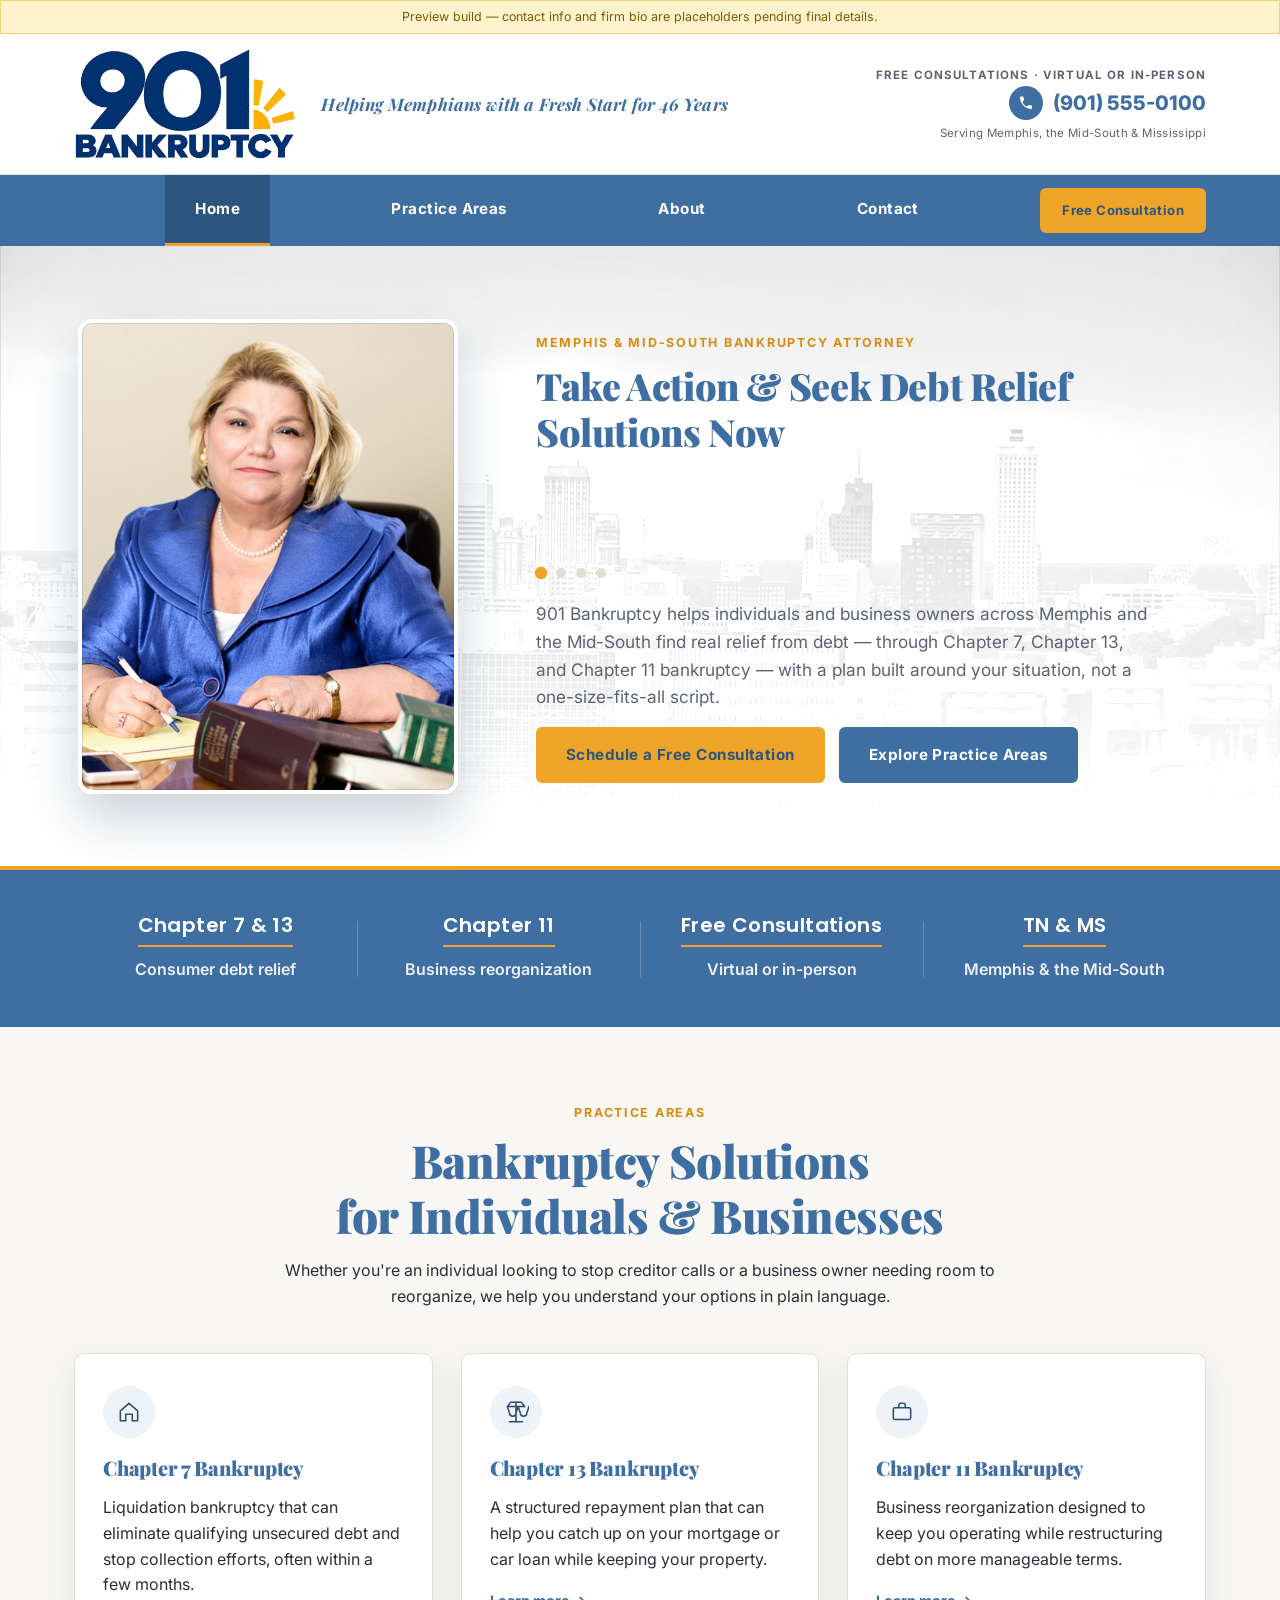
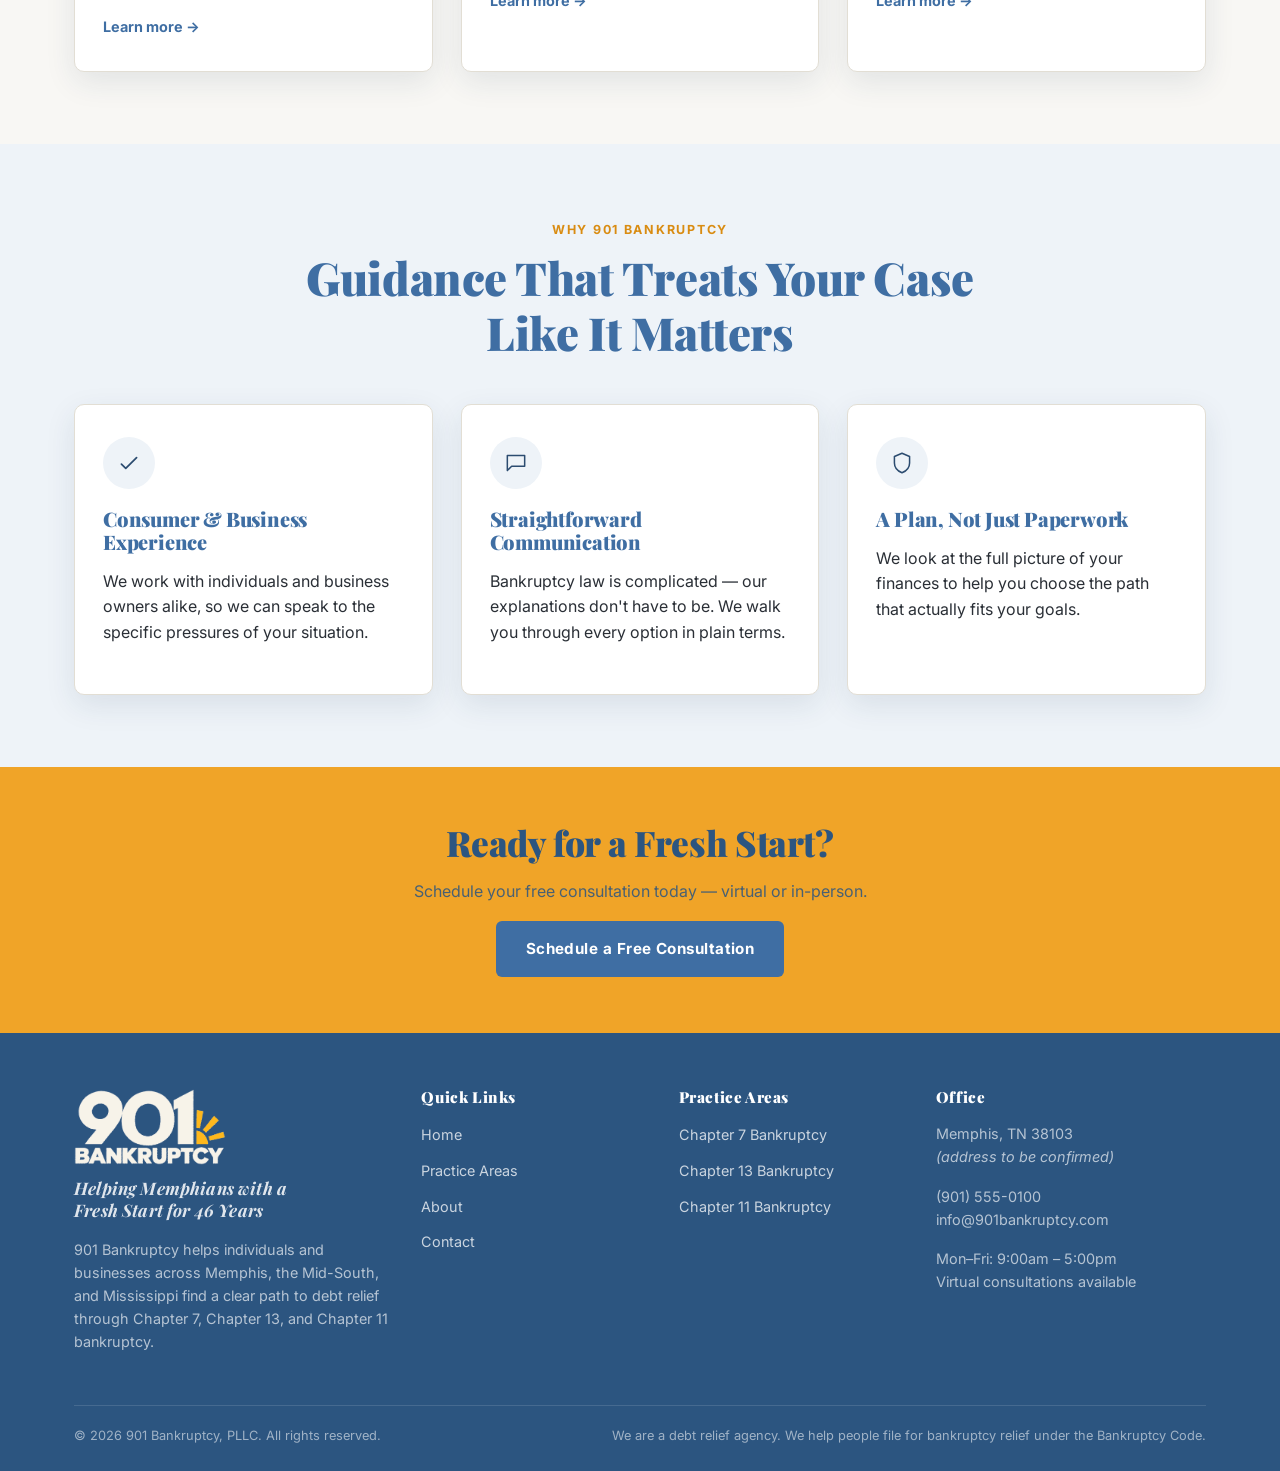
<file: index.html>
<!DOCTYPE html>
<html lang="en">
<head>
<meta charset="UTF-8">
<meta name="viewport" content="width=device-width, initial-scale=1.0">
<title>901 Bankruptcy | Memphis Bankruptcy Attorney</title>
<meta name="description" content="901 Bankruptcy helps individuals and businesses across Memphis and the Mid-South with Chapter 7, Chapter 13, and Chapter 11 bankruptcy.">
<link rel="canonical" href="https://901bankruptcy.netlify.app">
<meta property="og:type" content="website">
<meta property="og:site_name" content="901 Bankruptcy">
<meta property="og:url" content="https://901bankruptcy.netlify.app">
<meta property="og:title" content="901 Bankruptcy | Memphis Bankruptcy Attorney">
<meta property="og:description" content="901 Bankruptcy helps individuals and businesses across Memphis and the Mid-South with Chapter 7, Chapter 13, and Chapter 11 bankruptcy.">
<meta property="og:image" content="https://901bankruptcy.netlify.app/assets/901socialpreview.png">
<meta property="og:image:width" content="1200">
<meta property="og:image:height" content="630">
<meta name="twitter:card" content="summary_large_image">
<meta name="twitter:title" content="901 Bankruptcy | Memphis Bankruptcy Attorney">
<meta name="twitter:description" content="901 Bankruptcy helps individuals and businesses across Memphis and the Mid-South with Chapter 7, Chapter 13, and Chapter 11 bankruptcy.">
<meta name="twitter:image" content="https://901bankruptcy.netlify.app/assets/901socialpreview.png">
<link rel="preconnect" href="https://fonts.googleapis.com">
<link href="https://fonts.googleapis.com/css2?family=Inter:wght@400;500;600;700&family=Poppins:wght@700;800;900&family=Playfair+Display:wght@700;800;900&display=swap" rel="stylesheet">
<link rel="stylesheet" href="css/style.css">
</head>
<body>
  <div class="placeholder-note">Preview build &mdash; contact info and firm bio are placeholders pending final details.</div>
  <div class="site-top">
  <header class="site-header">
    <div class="container">
      <a href="index.html" class="site-logo">
        <img src="assets/logo-navy.png" alt="901 Bankruptcy" class="logo-mark">
        <span class="tagline">Helping Memphians with a Fresh Start for 46 Years</span>
      </a>
      <div class="header-cta">
        <div class="top-note">Free Consultations &middot; Virtual or In-Person</div>
        <div class="phone-row">
          <span class="phone-icon"><svg width="16" height="16" viewBox="0 0 24 24" fill="none" xmlns="http://www.w3.org/2000/svg">
        <path d="M6.6 10.8c1.4 2.8 3.8 5.1 6.6 6.6l2.2-2.2c.3-.3.7-.4 1-.2 1.1.4 2.3.6 3.6.6.6 0 1 .4 1 1V20c0 .6-.4 1-1 1C10.9 21 3 13.1 3 3.4c0-.6.4-1 1-1h3.4c.6 0 1 .4 1 1 0 1.3.2 2.5.6 3.6.1.4 0 .8-.2 1L6.6 10.8z" fill="white"/>
      </svg></span>
          <a href="tel:19015550100" class="consult-line">(901) 555-0100</a>
        </div>
        <div class="serve-note">Serving Memphis, the Mid-South &amp; Mississippi</div>
      </div>
    </div>
  </header>
  <nav class="main-nav">
    <div class="container">
      <button class="nav-toggle" aria-label="Toggle navigation" onclick="document.querySelector('.nav-links').classList.toggle('open')">&#9776;</button>
      <ul class="nav-links">
          <li><a href="index.html" class="active">Home</a></li>
          <li><a href="practice-areas.html">Practice Areas</a></li>
          <li><a href="about.html">About</a></li>
          <li><a href="contact.html">Contact</a></li>
      </ul>
      <a href="contact.html" class="btn btn-primary" style="padding:10px 20px;font-size:0.82rem;margin:10px 0;">Free Consultation</a>
    </div>
  </nav>
  </div>

<section class="hero">
    <div class="hero-skyline" role="presentation"></div>
    <div class="hero-grid">
      <div class="hero-photo-col">
        <div class="hero-photo-frame">
          <img src="assets/toni-parker-hero.jpg" alt="Attorney at 901 Bankruptcy, seated at her desk" loading="lazy">
        </div>
      </div>
      <div class="hero-copy-col">
        <div class="hero-copy">
          <span class="eyebrow">Memphis &amp; Mid-South Bankruptcy Attorney</span>
          <div class="headline-carousel" id="heroCarousel">
            <h1 class="slide active" data-index="0">Take Action &amp; Seek Debt Relief Solutions Now</h1>
        <h1 class="slide" data-index="1">Are You Scared Of Losing Your Property Due To Overwhelming Debt?</h1>
        <h1 class="slide" data-index="2">Behind On Bills? A Fresh Start May Be Closer Than You Think</h1>
        <h1 class="slide" data-index="3">From Personal Debt To Business Reorganization &mdash; We Handle It All</h1>
          </div>
          <div class="carousel-dots" id="heroDots">
            <button class="dot active" data-index="0" aria-label="Show headline 1"></button>
          <button class="dot" data-index="1" aria-label="Show headline 2"></button>
          <button class="dot" data-index="2" aria-label="Show headline 3"></button>
          <button class="dot" data-index="3" aria-label="Show headline 4"></button>
          </div>
          <p class="lead">901 Bankruptcy helps individuals and business owners across Memphis and the Mid-South find real relief from debt &mdash; through Chapter 7, Chapter 13, and Chapter 11 bankruptcy &mdash; with a plan built around your situation, not a one-size-fits-all script.</p>
          <div class="hero-actions">
            <a href="contact.html" class="btn btn-primary">Schedule a Free Consultation</a>
            <a href="practice-areas.html" class="btn btn-navy">Explore Practice Areas</a>
          </div>
        </div>
      </div>
    </div>
  </section>

  <script>
  (function () {
    var slides = document.querySelectorAll('#heroCarousel .slide');
    var dots = document.querySelectorAll('#heroDots .dot');
    var current = 0;
    var total = slides.length;
    var timer;

    function render() {
      slides.forEach(function (el, i) {
        var diff = (i - current + total) % total;
        el.classList.remove('active', 'prev');
        if (diff === 0) {
          el.classList.add('active');
        } else if (diff === total - 1) {
          el.classList.add('prev');
        }
        // any other slide keeps the default CSS resting state (waiting below)
      });
      dots.forEach(function (d, i) { d.classList.toggle('active', i === current); });
    }

    function goTo(i) {
      current = ((i % total) + total) % total;
      render();
    }

    function next() { goTo(current + 1); }

    function startTimer() {
      timer = setInterval(next, 5000);
    }

    dots.forEach(function (d) {
      d.addEventListener('click', function () {
        clearInterval(timer);
        goTo(parseInt(d.getAttribute('data-index'), 10));
        startTimer();
      });
    });

    render();
    startTimer();
  })();
  </script>

  <section class="highlight-strip">
    <div class="container">
      <div class="highlight-grid">
        <div class="highlight-item">
          <div class="highlight-label">Chapter 7 &amp; 13</div>
          <div class="highlight-sub">Consumer debt relief</div>
        </div>
        <div class="highlight-item">
          <div class="highlight-label">Chapter 11</div>
          <div class="highlight-sub">Business reorganization</div>
        </div>
        <div class="highlight-item">
          <div class="highlight-label">Free Consultations</div>
          <div class="highlight-sub">Virtual or in-person</div>
        </div>
        <div class="highlight-item">
          <div class="highlight-label">TN &amp; MS</div>
          <div class="highlight-sub">Memphis &amp; the Mid-South</div>
        </div>
      </div>
    </div>
  </section>

  <section class="section">
    <div class="container">
      <div class="section-head">
        <span class="eyebrow">Practice Areas</span>
        <h2>Bankruptcy Solutions<br>for Individuals &amp; Businesses</h2>
        <p>Whether you're an individual looking to stop creditor calls or a business owner needing room to reorganize, we help you understand your options in plain language.</p>
      </div>
      <div class="grid grid-3">
        <div class="card">
          <div class="icon-badge"><svg viewBox="0 0 24 24" fill="none" xmlns="http://www.w3.org/2000/svg"><path d="M12 4l3.5 3M12 4L4 11v9h5v-6h6v6h5v-9l-4-3.5" stroke="#2c4c70" stroke-width="1.4" stroke-linecap="round" stroke-linejoin="round"/></svg></div>
          <h3>Chapter 7 Bankruptcy</h3>
          <p>Liquidation bankruptcy that can eliminate qualifying unsecured debt and stop collection efforts, often within a few months.</p>
          <a href="practice-areas.html#chapter-7" class="card-link">Learn more &rarr;</a>
        </div>
        <div class="card">
          <div class="icon-badge"><svg viewBox="0 0 24 24" fill="none" xmlns="http://www.w3.org/2000/svg"><path d="M6 21h12M12 3v18M4 7h16M4 7l3-4h10l3 4M4 7l2 6a3 3 0 006 0l2-6M14 7l2 6a3 3 0 006 0l2-6" stroke="#2c4c70" stroke-width="1.4" stroke-linecap="round" stroke-linejoin="round"/></svg></div>
          <h3>Chapter 13 Bankruptcy</h3>
          <p>A structured repayment plan that can help you catch up on your mortgage or car loan while keeping your property.</p>
          <a href="practice-areas.html#chapter-13" class="card-link">Learn more &rarr;</a>
        </div>
        <div class="card">
          <div class="icon-badge"><svg viewBox="0 0 24 24" fill="none" xmlns="http://www.w3.org/2000/svg"><rect x="4" y="8" width="16" height="11" rx="1.5" stroke="#2c4c70" stroke-width="1.4"/><path d="M9 8V6a2 2 0 012-2h2a2 2 0 012 2v2" stroke="#2c4c70" stroke-width="1.4"/></svg></div>
          <h3>Chapter 11 Bankruptcy</h3>
          <p>Business reorganization designed to keep you operating while restructuring debt on more manageable terms.</p>
          <a href="practice-areas.html#chapter-11" class="card-link">Learn more &rarr;</a>
        </div>
      </div>
    </div>
  </section>

  <section class="section section-tint">
    <div class="container">
      <div class="section-head">
        <span class="eyebrow">Why 901 Bankruptcy</span>
        <h2>Guidance That Treats Your Case Like It Matters</h2>
      </div>
      <div class="grid grid-3">
        <div class="card">
          <div class="icon-badge"><svg viewBox="0 0 24 24" fill="none" xmlns="http://www.w3.org/2000/svg"><path d="M5 13l4 4L19 7" stroke="#2c4c70" stroke-width="1.6" stroke-linecap="round" stroke-linejoin="round"/></svg></div>
          <h3>Consumer &amp; Business Experience</h3>
          <p>We work with individuals and business owners alike, so we can speak to the specific pressures of your situation.</p>
        </div>
        <div class="card">
          <div class="icon-badge"><svg viewBox="0 0 24 24" fill="none" xmlns="http://www.w3.org/2000/svg"><path d="M4 5h16v10H8l-4 4V5z" stroke="#2c4c70" stroke-width="1.4" stroke-linejoin="round"/></svg></div>
          <h3>Straightforward Communication</h3>
          <p>Bankruptcy law is complicated &mdash; our explanations don't have to be. We walk you through every option in plain terms.</p>
        </div>
        <div class="card">
          <div class="icon-badge"><svg viewBox="0 0 24 24" fill="none" xmlns="http://www.w3.org/2000/svg"><path d="M12 3l7 3v6c0 4.5-3 7.5-7 9-4-1.5-7-4.5-7-9V6l7-3z" stroke="#2c4c70" stroke-width="1.4" stroke-linejoin="round"/></svg></div>
          <h3>A Plan, Not Just Paperwork</h3>
          <p>We look at the full picture of your finances to help you choose the path that actually fits your goals.</p>
        </div>
      </div>
    </div>
  </section>

  <section class="cta-banner">
    <div class="container">
      <h2>Ready for a Fresh Start?</h2>
      <p style="color:var(--navy-dark);opacity:0.85;">Schedule your free consultation today &mdash; virtual or in-person.</p>
      <a href="contact.html" class="btn btn-navy">Schedule a Free Consultation</a>
    </div>
  </section>

  <footer class="site-footer">
    <div class="container">
      <div class="footer-grid">
        <div>
          <a href="index.html" class="site-logo footer-logo">
        <img src="assets/logo-white.png" alt="901 Bankruptcy" class="logo-mark">
        <span class="tagline">Helping Memphians with a Fresh Start for 46 Years</span>
      </a>
          <p style="margin-top:16px;">901 Bankruptcy helps individuals and businesses across Memphis, the Mid-South, and Mississippi find a clear path to debt relief through Chapter 7, Chapter 13, and Chapter 11 bankruptcy.</p>
        </div>
        <div>
          <h4>Quick Links</h4>
          <ul class="footer-links">
            <li><a href="index.html">Home</a></li>
            <li><a href="practice-areas.html">Practice Areas</a></li>
            <li><a href="about.html">About</a></li>
            <li><a href="contact.html">Contact</a></li>
          </ul>
        </div>
        <div>
          <h4>Practice Areas</h4>
          <ul class="footer-links">
            <li><a href="practice-areas.html#chapter-7">Chapter 7 Bankruptcy</a></li>
            <li><a href="practice-areas.html#chapter-13">Chapter 13 Bankruptcy</a></li>
            <li><a href="practice-areas.html#chapter-11">Chapter 11 Bankruptcy</a></li>
          </ul>
        </div>
        <div>
          <h4>Office</h4>
          <p>Memphis, TN 38103<br><em>(address to be confirmed)</em></p>
          <p>(901) 555-0100<br>info@901bankruptcy.com</p>
          <p>Mon&ndash;Fri: 9:00am &ndash; 5:00pm<br>Virtual consultations available</p>
        </div>
      </div>
      <div class="footer-bottom">
        <span>&copy; 2026 901 Bankruptcy, PLLC. All rights reserved.</span>
        <span>We are a debt relief agency. We help people file for bankruptcy relief under the Bankruptcy Code.</span>
      </div>
    </div>
  </footer>
</body>
</html>
</file>
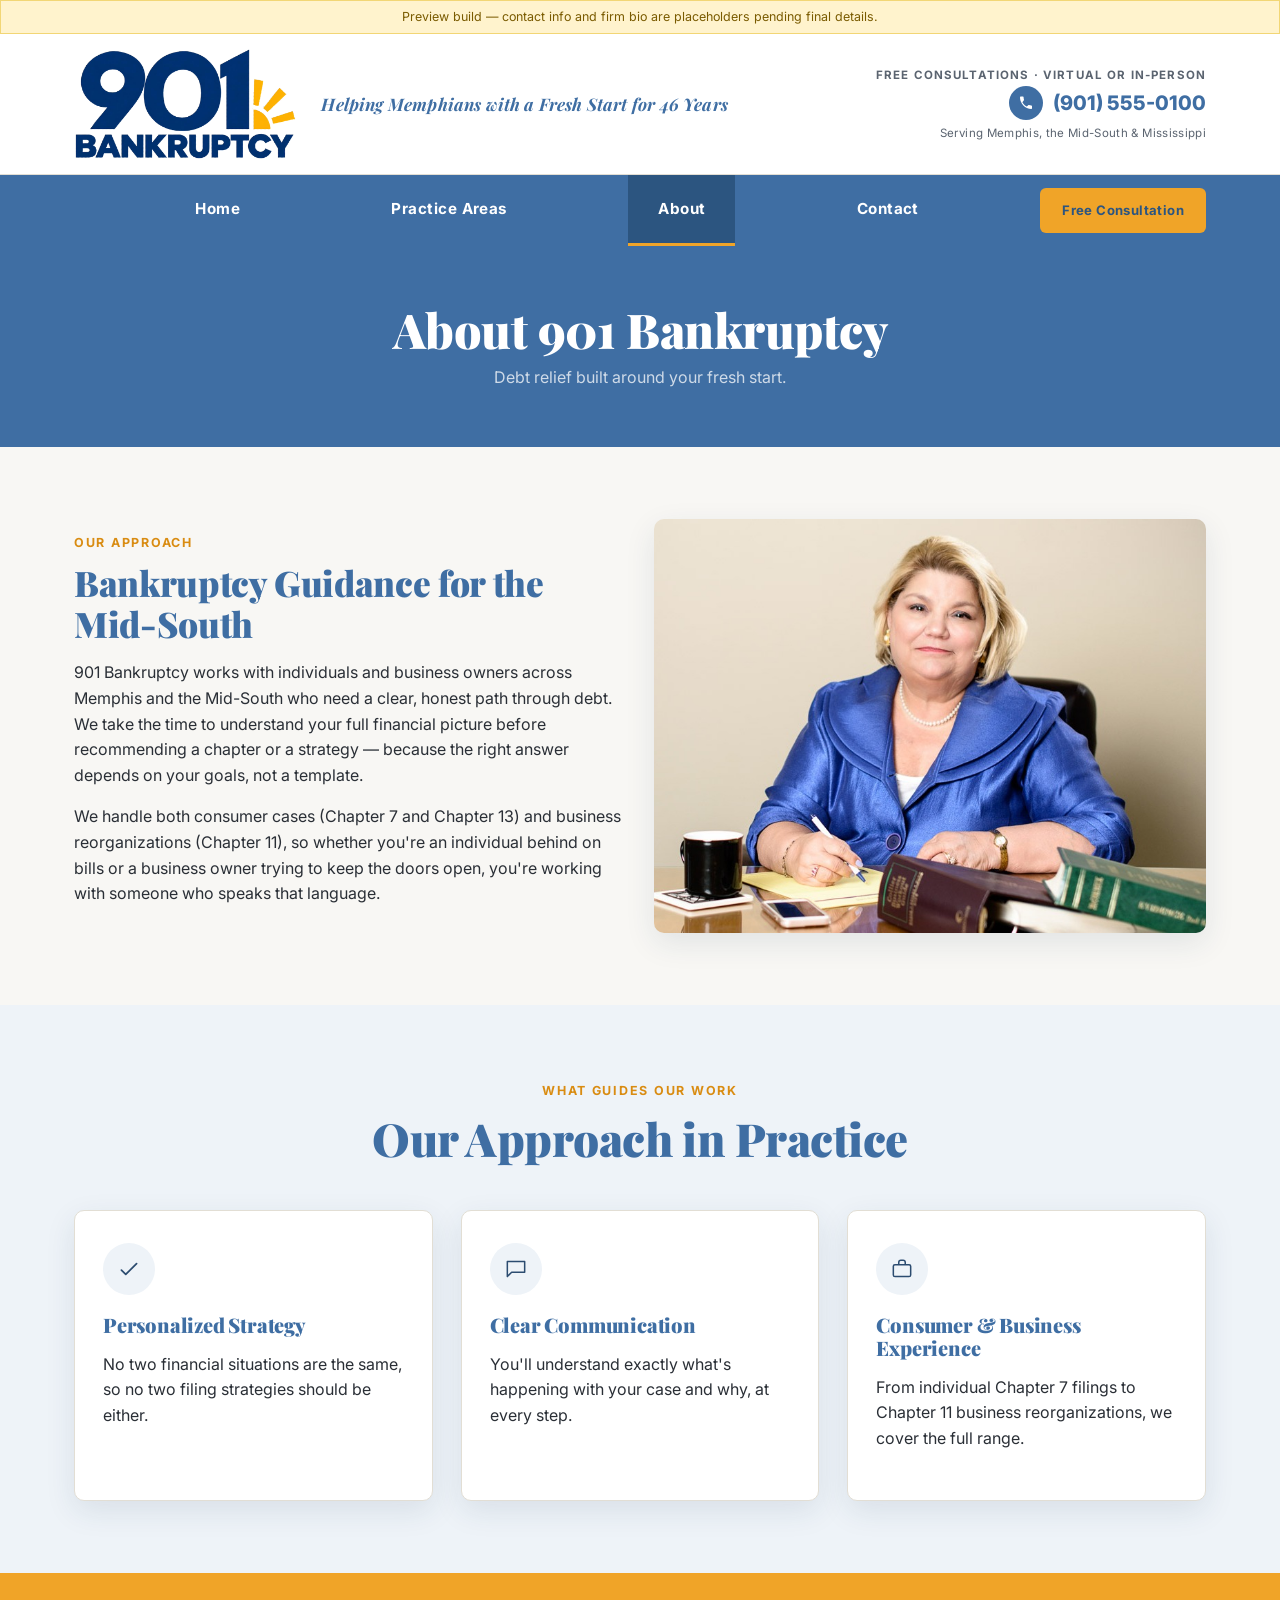
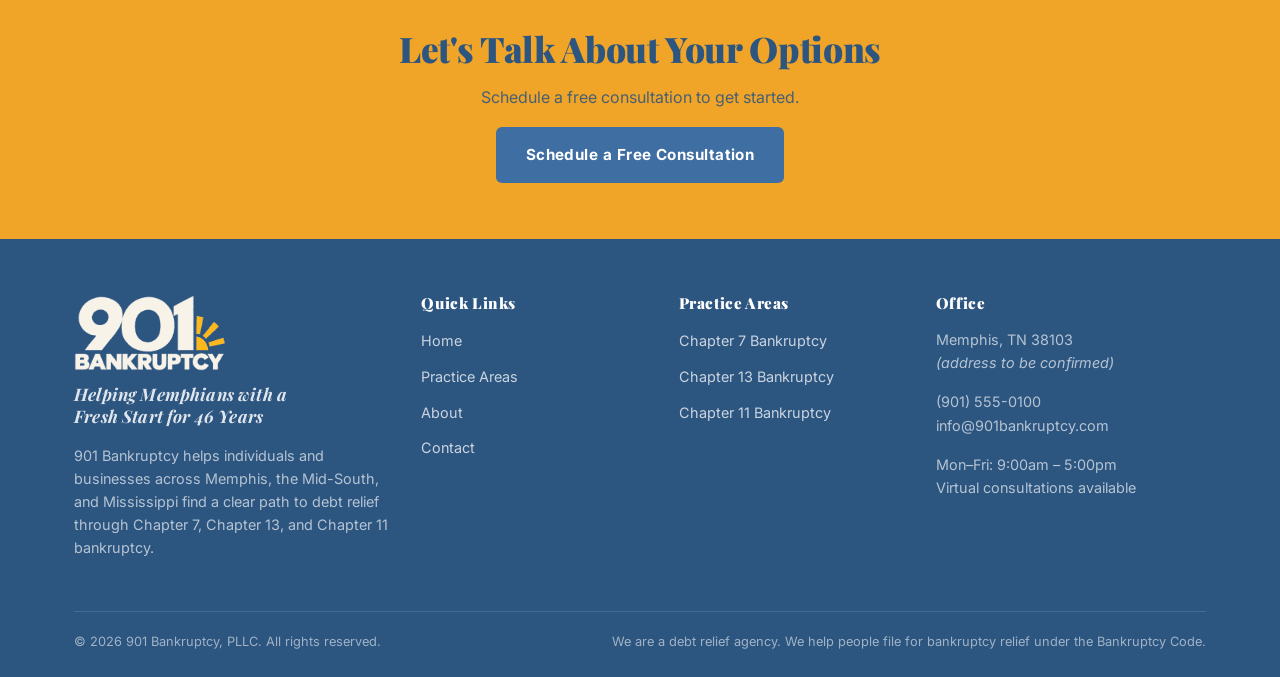
<file: about.html>
<!DOCTYPE html>
<html lang="en">
<head>
<meta charset="UTF-8">
<meta name="viewport" content="width=device-width, initial-scale=1.0">
<title>About | 901 Bankruptcy</title>
<meta name="description" content="Learn about 901 Bankruptcy's approach to consumer and business bankruptcy relief in Memphis and the Mid-South.">
<link rel="canonical" href="https://901bankruptcy.netlify.app/about.html">
<meta property="og:type" content="website">
<meta property="og:site_name" content="901 Bankruptcy">
<meta property="og:url" content="https://901bankruptcy.netlify.app/about.html">
<meta property="og:title" content="About | 901 Bankruptcy">
<meta property="og:description" content="Learn about 901 Bankruptcy's approach to consumer and business bankruptcy relief in Memphis and the Mid-South.">
<meta property="og:image" content="https://901bankruptcy.netlify.app/assets/901socialpreview.png">
<meta property="og:image:width" content="1200">
<meta property="og:image:height" content="630">
<meta name="twitter:card" content="summary_large_image">
<meta name="twitter:title" content="About | 901 Bankruptcy">
<meta name="twitter:description" content="Learn about 901 Bankruptcy's approach to consumer and business bankruptcy relief in Memphis and the Mid-South.">
<meta name="twitter:image" content="https://901bankruptcy.netlify.app/assets/901socialpreview.png">
<link rel="preconnect" href="https://fonts.googleapis.com">
<link href="https://fonts.googleapis.com/css2?family=Inter:wght@400;500;600;700&family=Poppins:wght@700;800;900&family=Playfair+Display:wght@700;800;900&display=swap" rel="stylesheet">
<link rel="stylesheet" href="css/style.css">
</head>
<body>
  <div class="placeholder-note">Preview build &mdash; contact info and firm bio are placeholders pending final details.</div>
  <div class="site-top">
  <header class="site-header">
    <div class="container">
      <a href="index.html" class="site-logo">
        <img src="assets/logo-navy.png" alt="901 Bankruptcy" class="logo-mark">
        <span class="tagline">Helping Memphians with a Fresh Start for 46 Years</span>
      </a>
      <div class="header-cta">
        <div class="top-note">Free Consultations &middot; Virtual or In-Person</div>
        <div class="phone-row">
          <span class="phone-icon"><svg width="16" height="16" viewBox="0 0 24 24" fill="none" xmlns="http://www.w3.org/2000/svg">
        <path d="M6.6 10.8c1.4 2.8 3.8 5.1 6.6 6.6l2.2-2.2c.3-.3.7-.4 1-.2 1.1.4 2.3.6 3.6.6.6 0 1 .4 1 1V20c0 .6-.4 1-1 1C10.9 21 3 13.1 3 3.4c0-.6.4-1 1-1h3.4c.6 0 1 .4 1 1 0 1.3.2 2.5.6 3.6.1.4 0 .8-.2 1L6.6 10.8z" fill="white"/>
      </svg></span>
          <a href="tel:19015550100" class="consult-line">(901) 555-0100</a>
        </div>
        <div class="serve-note">Serving Memphis, the Mid-South &amp; Mississippi</div>
      </div>
    </div>
  </header>
  <nav class="main-nav">
    <div class="container">
      <button class="nav-toggle" aria-label="Toggle navigation" onclick="document.querySelector('.nav-links').classList.toggle('open')">&#9776;</button>
      <ul class="nav-links">
          <li><a href="index.html">Home</a></li>
          <li><a href="practice-areas.html">Practice Areas</a></li>
          <li><a href="about.html" class="active">About</a></li>
          <li><a href="contact.html">Contact</a></li>
      </ul>
      <a href="contact.html" class="btn btn-primary" style="padding:10px 20px;font-size:0.82rem;margin:10px 0;">Free Consultation</a>
    </div>
  </nav>
  </div>

<section class="page-header">
    <div class="container">
      <h1>About 901 Bankruptcy</h1>
      <p>Debt relief built around your fresh start.</p>
    </div>
  </section>

  <section class="section">
    <div class="container">
      <div class="grid grid-2" style="align-items:center;">
        <div>
          <span class="eyebrow">Our Approach</span>
          <h2>Bankruptcy Guidance for the Mid-South</h2>
          <p>901 Bankruptcy works with individuals and business owners across Memphis and the Mid-South who need a clear, honest path through debt. We take the time to understand your full financial picture before recommending a chapter or a strategy &mdash; because the right answer depends on your goals, not a template.</p>
          <p>We handle both consumer cases (Chapter 7 and Chapter 13) and business reorganizations (Chapter 11), so whether you're an individual behind on bills or a business owner trying to keep the doors open, you're working with someone who speaks that language.</p>
        </div>
        <div>
<div class="photo-real ratio-4-3">
              <img src="assets/toni-parker-about.jpg" alt="Attorney at 901 Bankruptcy, at her desk with case files" loading="lazy">
            </div>
        </div>
      </div>
    </div>
  </section>

  <section class="section section-tint">
    <div class="container">
      <div class="section-head">
        <span class="eyebrow">What Guides Our Work</span>
        <h2>Our Approach in Practice</h2>
      </div>
      <div class="grid grid-3">
        <div class="card">
<div class="icon-badge"><svg viewBox="0 0 24 24" fill="none" xmlns="http://www.w3.org/2000/svg"><path d="M5 13l4 4L19 7" stroke="#2c4c70" stroke-width="1.6" stroke-linecap="round" stroke-linejoin="round"/></svg></div>
          <h3>Personalized Strategy</h3>
          <p>No two financial situations are the same, so no two filing strategies should be either.</p>
        </div>
        <div class="card">
<div class="icon-badge"><svg viewBox="0 0 24 24" fill="none" xmlns="http://www.w3.org/2000/svg"><path d="M4 5h16v10H8l-4 4V5z" stroke="#2c4c70" stroke-width="1.4" stroke-linejoin="round"/></svg></div>
          <h3>Clear Communication</h3>
          <p>You'll understand exactly what's happening with your case and why, at every step.</p>
        </div>
        <div class="card">
<div class="icon-badge"><svg viewBox="0 0 24 24" fill="none" xmlns="http://www.w3.org/2000/svg"><rect x="4" y="8" width="16" height="11" rx="1.5" stroke="#2c4c70" stroke-width="1.4"/><path d="M9 8V6a2 2 0 012-2h2a2 2 0 012 2v2" stroke="#2c4c70" stroke-width="1.4"/></svg></div>
          <h3>Consumer &amp; Business Experience</h3>
          <p>From individual Chapter 7 filings to Chapter 11 business reorganizations, we cover the full range.</p>
        </div>
      </div>
    </div>
  </section>

  <section class="cta-banner">
    <div class="container">
      <h2>Let's Talk About Your Options</h2>
      <p style="color:var(--navy-dark);opacity:0.85;">Schedule a free consultation to get started.</p>
      <a href="contact.html" class="btn btn-navy">Schedule a Free Consultation</a>
    </div>
  </section>

  <footer class="site-footer">
    <div class="container">
      <div class="footer-grid">
        <div>
          <a href="index.html" class="site-logo footer-logo">
        <img src="assets/logo-white.png" alt="901 Bankruptcy" class="logo-mark">
        <span class="tagline">Helping Memphians with a Fresh Start for 46 Years</span>
      </a>
          <p style="margin-top:16px;">901 Bankruptcy helps individuals and businesses across Memphis, the Mid-South, and Mississippi find a clear path to debt relief through Chapter 7, Chapter 13, and Chapter 11 bankruptcy.</p>
        </div>
        <div>
          <h4>Quick Links</h4>
          <ul class="footer-links">
            <li><a href="index.html">Home</a></li>
            <li><a href="practice-areas.html">Practice Areas</a></li>
            <li><a href="about.html">About</a></li>
            <li><a href="contact.html">Contact</a></li>
          </ul>
        </div>
        <div>
          <h4>Practice Areas</h4>
          <ul class="footer-links">
            <li><a href="practice-areas.html#chapter-7">Chapter 7 Bankruptcy</a></li>
            <li><a href="practice-areas.html#chapter-13">Chapter 13 Bankruptcy</a></li>
            <li><a href="practice-areas.html#chapter-11">Chapter 11 Bankruptcy</a></li>
          </ul>
        </div>
        <div>
          <h4>Office</h4>
          <p>Memphis, TN 38103<br><em>(address to be confirmed)</em></p>
          <p>(901) 555-0100<br>info@901bankruptcy.com</p>
          <p>Mon&ndash;Fri: 9:00am &ndash; 5:00pm<br>Virtual consultations available</p>
        </div>
      </div>
      <div class="footer-bottom">
        <span>&copy; 2026 901 Bankruptcy, PLLC. All rights reserved.</span>
        <span>We are a debt relief agency. We help people file for bankruptcy relief under the Bankruptcy Code.</span>
      </div>
    </div>
  </footer>
</body>
</html>
</file>
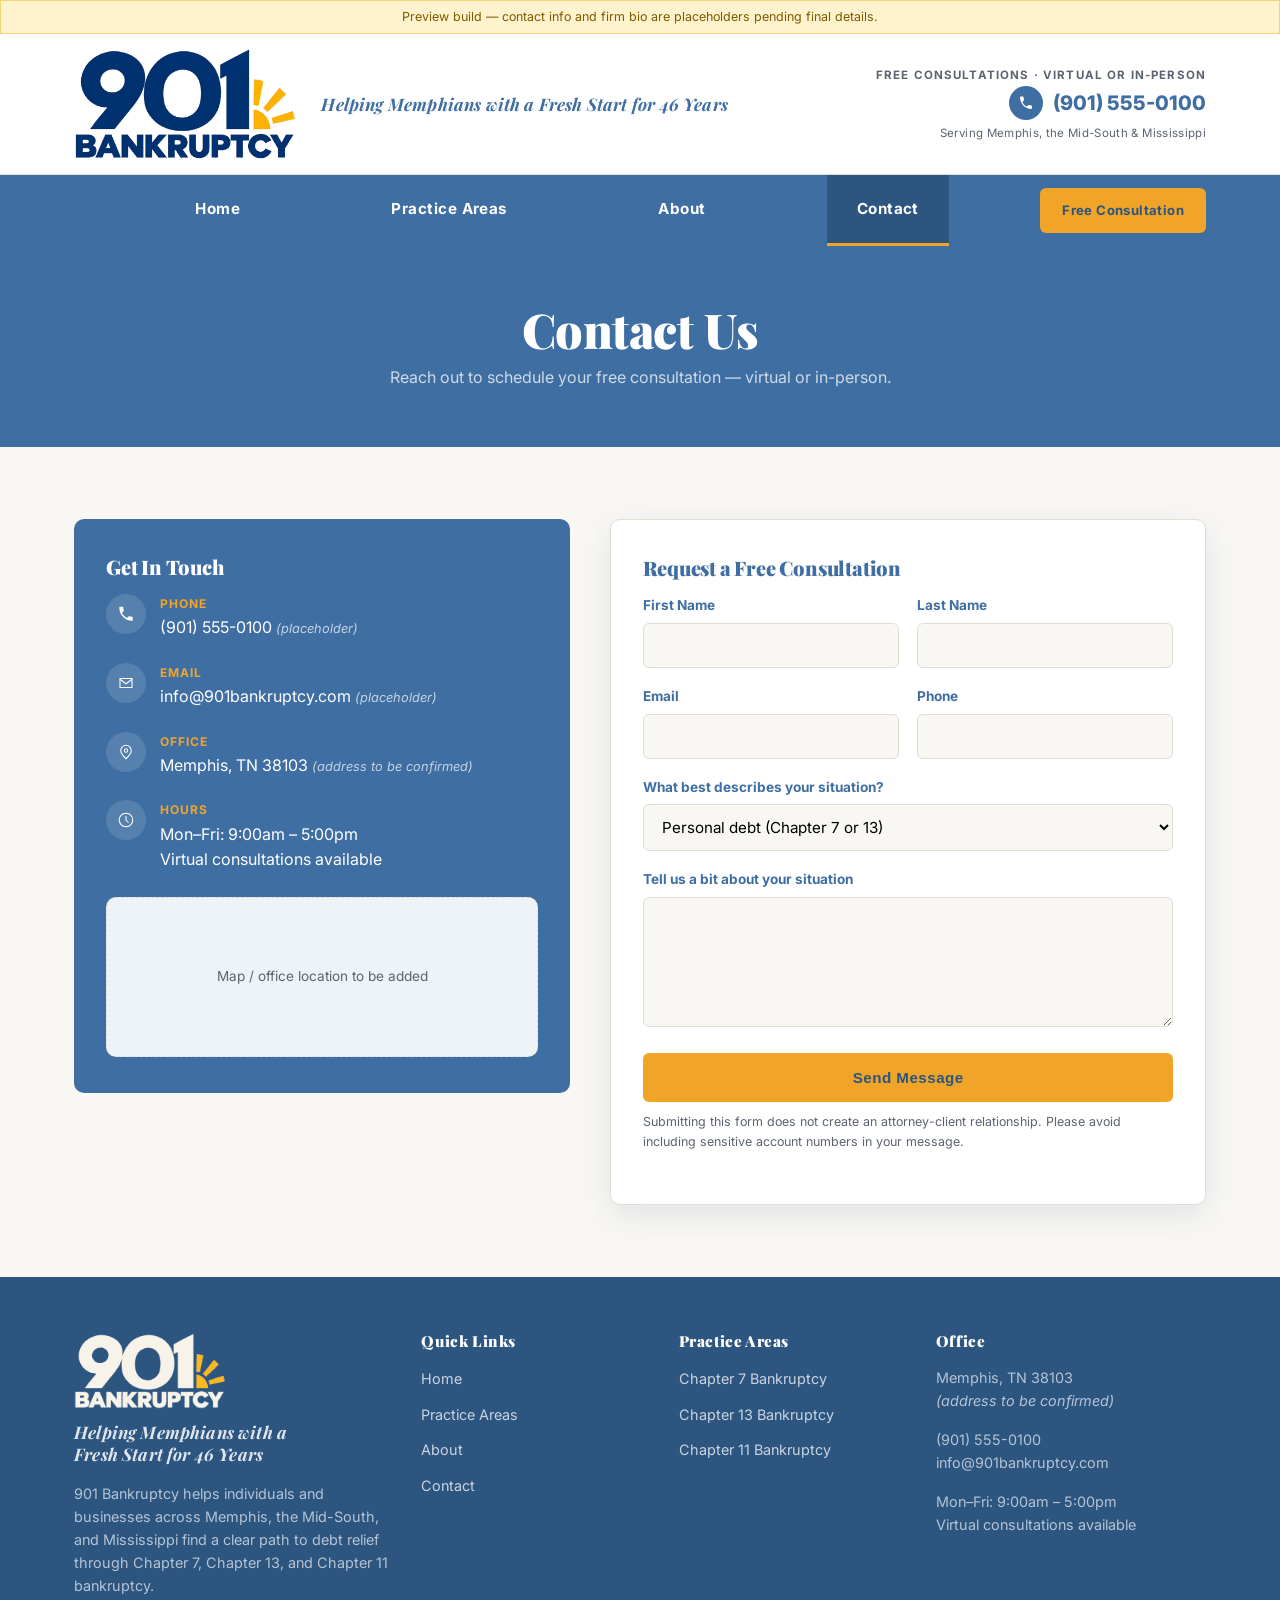
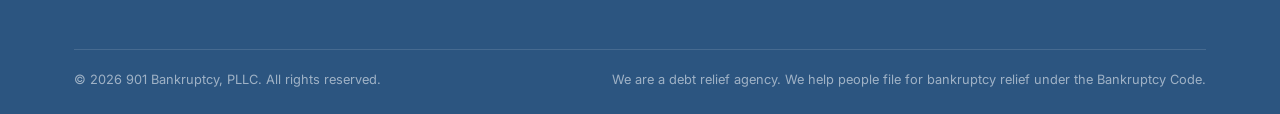
<file: contact.html>
<!DOCTYPE html>
<html lang="en">
<head>
<meta charset="UTF-8">
<meta name="viewport" content="width=device-width, initial-scale=1.0">
<title>Contact | 901 Bankruptcy</title>
<meta name="description" content="Contact 901 Bankruptcy to schedule a free consultation, virtual or in-person.">
<link rel="canonical" href="https://901bankruptcy.netlify.app/contact.html">
<meta property="og:type" content="website">
<meta property="og:site_name" content="901 Bankruptcy">
<meta property="og:url" content="https://901bankruptcy.netlify.app/contact.html">
<meta property="og:title" content="Contact | 901 Bankruptcy">
<meta property="og:description" content="Contact 901 Bankruptcy to schedule a free consultation, virtual or in-person.">
<meta property="og:image" content="https://901bankruptcy.netlify.app/assets/901socialpreview.png">
<meta property="og:image:width" content="1200">
<meta property="og:image:height" content="630">
<meta name="twitter:card" content="summary_large_image">
<meta name="twitter:title" content="Contact | 901 Bankruptcy">
<meta name="twitter:description" content="Contact 901 Bankruptcy to schedule a free consultation, virtual or in-person.">
<meta name="twitter:image" content="https://901bankruptcy.netlify.app/assets/901socialpreview.png">
<link rel="preconnect" href="https://fonts.googleapis.com">
<link href="https://fonts.googleapis.com/css2?family=Inter:wght@400;500;600;700&family=Poppins:wght@700;800;900&family=Playfair+Display:wght@700;800;900&display=swap" rel="stylesheet">
<link rel="stylesheet" href="css/style.css">
</head>
<body>
  <div class="placeholder-note">Preview build &mdash; contact info and firm bio are placeholders pending final details.</div>
  <div class="site-top">
  <header class="site-header">
    <div class="container">
      <a href="index.html" class="site-logo">
        <img src="assets/logo-navy.png" alt="901 Bankruptcy" class="logo-mark">
        <span class="tagline">Helping Memphians with a Fresh Start for 46 Years</span>
      </a>
      <div class="header-cta">
        <div class="top-note">Free Consultations &middot; Virtual or In-Person</div>
        <div class="phone-row">
          <span class="phone-icon"><svg width="16" height="16" viewBox="0 0 24 24" fill="none" xmlns="http://www.w3.org/2000/svg">
        <path d="M6.6 10.8c1.4 2.8 3.8 5.1 6.6 6.6l2.2-2.2c.3-.3.7-.4 1-.2 1.1.4 2.3.6 3.6.6.6 0 1 .4 1 1V20c0 .6-.4 1-1 1C10.9 21 3 13.1 3 3.4c0-.6.4-1 1-1h3.4c.6 0 1 .4 1 1 0 1.3.2 2.5.6 3.6.1.4 0 .8-.2 1L6.6 10.8z" fill="white"/>
      </svg></span>
          <a href="tel:19015550100" class="consult-line">(901) 555-0100</a>
        </div>
        <div class="serve-note">Serving Memphis, the Mid-South &amp; Mississippi</div>
      </div>
    </div>
  </header>
  <nav class="main-nav">
    <div class="container">
      <button class="nav-toggle" aria-label="Toggle navigation" onclick="document.querySelector('.nav-links').classList.toggle('open')">&#9776;</button>
      <ul class="nav-links">
          <li><a href="index.html">Home</a></li>
          <li><a href="practice-areas.html">Practice Areas</a></li>
          <li><a href="about.html">About</a></li>
          <li><a href="contact.html" class="active">Contact</a></li>
      </ul>
      <a href="contact.html" class="btn btn-primary" style="padding:10px 20px;font-size:0.82rem;margin:10px 0;">Free Consultation</a>
    </div>
  </nav>
  </div>

<section class="page-header">
    <div class="container">
      <h1>Contact Us</h1>
      <p>Reach out to schedule your free consultation &mdash; virtual or in-person.</p>
    </div>
  </section>

  <section class="section">
    <div class="container">
      <div class="contact-grid">
        <div>
          <div class="contact-info-card">
            <h3>Get In Touch</h3>
            <div class="info-row">
              <span class="ic"><svg width="18" height="18" viewBox="0 0 24 24" fill="none" xmlns="http://www.w3.org/2000/svg">
        <path d="M6.6 10.8c1.4 2.8 3.8 5.1 6.6 6.6l2.2-2.2c.3-.3.7-.4 1-.2 1.1.4 2.3.6 3.6.6.6 0 1 .4 1 1V20c0 .6-.4 1-1 1C10.9 21 3 13.1 3 3.4c0-.6.4-1 1-1h3.4c.6 0 1 .4 1 1 0 1.3.2 2.5.6 3.6.1.4 0 .8-.2 1L6.6 10.8z" fill="white"/>
      </svg></span>
              <div>
                <div class="label">Phone</div>
                <div>(901) 555-0100 <em style="opacity:0.7;font-size:0.8rem;">(placeholder)</em></div>
              </div>
            </div>
            <div class="info-row">
              <span class="ic"><svg width="18" height="18" viewBox="0 0 24 24" fill="none"><path d="M4 6h16v12H4V6z" stroke="white" stroke-width="1.4"/><path d="M4 7l8 6 8-6" stroke="white" stroke-width="1.4"/></svg></span>
              <div>
                <div class="label">Email</div>
                <div>info@901bankruptcy.com <em style="opacity:0.7;font-size:0.8rem;">(placeholder)</em></div>
              </div>
            </div>
            <div class="info-row">
              <span class="ic"><svg width="18" height="18" viewBox="0 0 24 24" fill="none"><path d="M12 21s7-6.5 7-11a7 7 0 10-14 0c0 4.5 7 11 7 11z" stroke="white" stroke-width="1.4"/><circle cx="12" cy="10" r="2.3" stroke="white" stroke-width="1.4"/></svg></span>
              <div>
                <div class="label">Office</div>
                <div>Memphis, TN 38103 <em style="opacity:0.7;font-size:0.8rem;">(address to be confirmed)</em></div>
              </div>
            </div>
            <div class="info-row">
              <span class="ic"><svg width="18" height="18" viewBox="0 0 24 24" fill="none"><circle cx="12" cy="12" r="9" stroke="white" stroke-width="1.4"/><path d="M12 7v5l3 3" stroke="white" stroke-width="1.4" stroke-linecap="round"/></svg></span>
              <div>
                <div class="label">Hours</div>
                <div>Mon&ndash;Fri: 9:00am &ndash; 5:00pm<br>Virtual consultations available</div>
              </div>
            </div>
            <div class="map-placeholder">Map / office location to be added</div>
          </div>
        </div>
        <div>
          <div class="form-card">
            <h3>Request a Free Consultation</h3>
            <form>
              <div class="form-row">
                <div class="field">
                  <label for="fname">First Name</label>
                  <input type="text" id="fname" name="fname" required>
                </div>
                <div class="field">
                  <label for="lname">Last Name</label>
                  <input type="text" id="lname" name="lname" required>
                </div>
              </div>
              <div class="form-row">
                <div class="field">
                  <label for="email">Email</label>
                  <input type="email" id="email" name="email" required>
                </div>
                <div class="field">
                  <label for="phone">Phone</label>
                  <input type="tel" id="phone" name="phone">
                </div>
              </div>
              <div class="field">
                <label for="casetype">What best describes your situation?</label>
                <select id="casetype" name="casetype">
                  <option>Personal debt (Chapter 7 or 13)</option>
                  <option>Business debt (Chapter 11)</option>
                  <option>Not sure yet</option>
                </select>
              </div>
              <div class="field">
                <label for="message">Tell us a bit about your situation</label>
                <textarea id="message" name="message"></textarea>
              </div>
              <button type="submit" class="btn btn-primary" style="width:100%;">Send Message</button>
              <p class="disclaimer-note">Submitting this form does not create an attorney-client relationship. Please avoid including sensitive account numbers in your message.</p>
              <!-- NOTE: this form has no backend wired up yet; connect to Netlify Forms, Formspree, or similar before launch. -->
            </form>
          </div>
        </div>
      </div>
    </div>
  </section>

  <footer class="site-footer">
    <div class="container">
      <div class="footer-grid">
        <div>
          <a href="index.html" class="site-logo footer-logo">
        <img src="assets/logo-white.png" alt="901 Bankruptcy" class="logo-mark">
        <span class="tagline">Helping Memphians with a Fresh Start for 46 Years</span>
      </a>
          <p style="margin-top:16px;">901 Bankruptcy helps individuals and businesses across Memphis, the Mid-South, and Mississippi find a clear path to debt relief through Chapter 7, Chapter 13, and Chapter 11 bankruptcy.</p>
        </div>
        <div>
          <h4>Quick Links</h4>
          <ul class="footer-links">
            <li><a href="index.html">Home</a></li>
            <li><a href="practice-areas.html">Practice Areas</a></li>
            <li><a href="about.html">About</a></li>
            <li><a href="contact.html">Contact</a></li>
          </ul>
        </div>
        <div>
          <h4>Practice Areas</h4>
          <ul class="footer-links">
            <li><a href="practice-areas.html#chapter-7">Chapter 7 Bankruptcy</a></li>
            <li><a href="practice-areas.html#chapter-13">Chapter 13 Bankruptcy</a></li>
            <li><a href="practice-areas.html#chapter-11">Chapter 11 Bankruptcy</a></li>
          </ul>
        </div>
        <div>
          <h4>Office</h4>
          <p>Memphis, TN 38103<br><em>(address to be confirmed)</em></p>
          <p>(901) 555-0100<br>info@901bankruptcy.com</p>
          <p>Mon&ndash;Fri: 9:00am &ndash; 5:00pm<br>Virtual consultations available</p>
        </div>
      </div>
      <div class="footer-bottom">
        <span>&copy; 2026 901 Bankruptcy, PLLC. All rights reserved.</span>
        <span>We are a debt relief agency. We help people file for bankruptcy relief under the Bankruptcy Code.</span>
      </div>
    </div>
  </footer>
</body>
</html>
</file>
<file: css/style.css>
/* ============================================================
   901 Bankruptcy — site stylesheet
   Palette: lighter navy + off-white + gold accent (fresh-start theme)
   ============================================================ */

:root {
  --navy: #3f6ea3;        /* lighter, more sophisticated blue (primary) */
  --navy-dark: #2c5580;   /* deeper blue for hover / dark sections */
  --navy-deep: #1c3a5c;   /* reserved for the darkest accents (skyline, text-on-light) */
  --navy-tint: #eef3f8;   /* very light blue tint for section backgrounds */
  --gold: #f0a428;        /* sunburst gold */
  --gold-dark: #d98c12;   /* hover state for gold */
  --off-white: #f8f7f4;   /* body background, replaces cream */
  --white: #ffffff;
  --warm-gray: #e7e4dd;   /* top utility bar background */
  --text: #2a2f36;
  --text-muted: #5b6470;
  --border: #e2ded4;
  --shadow: 0 10px 30px rgba(31, 58, 88, 0.10);
  --radius: 10px;
  --max-width: 1180px;
  --font-body: "Inter", "Segoe UI", "Helvetica Neue", Arial, sans-serif;
  --font-head: "Playfair Display", Georgia, "Times New Roman", serif;
  --font-logo: "Poppins", "Segoe UI", Arial, sans-serif;
}

* { box-sizing: border-box; }

html { scroll-behavior: smooth; }

body {
  margin: 0;
  font-family: var(--font-body);
  color: var(--text);
  background: var(--off-white);
  line-height: 1.6;
}

img { max-width: 100%; display: block; }

a { color: inherit; text-decoration: none; }

.container {
  max-width: var(--max-width);
  margin: 0 auto;
  padding: 0 24px;
}

h1, h2, h3, h4 {
  font-family: var(--font-head);
  color: var(--navy);
  line-height: 1.15;
  margin: 0 0 16px;
  font-weight: 900;
  letter-spacing: -0.01em;
}

h1 { font-size: clamp(2rem, 4vw, 3rem); }
h2 { font-size: clamp(1.6rem, 3vw, 2.2rem); }
h3 { font-size: 1.25rem; }

p { margin: 0 0 16px; color: var(--text); }

.eyebrow {
  display: inline-block;
  color: var(--gold-dark);
  font-weight: 700;
  letter-spacing: 0.14em;
  text-transform: uppercase;
  font-size: 0.78rem;
  margin-bottom: 10px;
}

.underline-gold {
  text-decoration: underline;
  text-decoration-color: var(--gold);
  text-decoration-thickness: 4px;
  text-underline-offset: 4px;
}

/* ---------- Buttons ---------- */
.btn {
  display: inline-block;
  padding: 14px 28px;
  border-radius: 6px;
  font-weight: 700;
  letter-spacing: 0.03em;
  cursor: pointer;
  border: 2px solid transparent;
  transition: all 0.15s ease;
  font-size: 0.95rem;
}

.btn-primary {
  background: var(--gold);
  color: var(--navy-dark);
}
.btn-primary:hover { background: var(--gold-dark); }

.btn-outline {
  background: transparent;
  border-color: var(--white);
  color: var(--white);
}
.btn-outline:hover { background: rgba(255,255,255,0.12); }

.btn-navy {
  background: var(--navy);
  color: var(--white);
}
.btn-navy:hover { background: var(--navy-dark); }

/* ---------- Site header (logo + CTA row) ---------- */
.site-header {
  background: var(--white);
  padding: 14px 0;
  border-bottom: 1px solid var(--border);
}
.site-header .container {
  display: flex;
  align-items: center;
  justify-content: space-between;
  flex-wrap: wrap;
  gap: 18px;
}
.header-cta { text-align: right; }
.header-cta .top-note {
  font-size: 0.72rem;
  letter-spacing: 0.1em;
  text-transform: uppercase;
  color: var(--text-muted);
  font-weight: 700;
}
.header-cta .consult-line {
  font-size: 1.25rem;
  font-weight: 800;
  color: var(--navy);
  margin: 3px 0;
}
.header-cta .phone-row {
  display: flex;
  align-items: center;
  gap: 10px;
  justify-content: flex-end;
}
.header-cta .phone-icon {
  width: 34px;
  height: 34px;
  border-radius: 50%;
  background: var(--navy);
  color: var(--white);
  display: flex;
  align-items: center;
  justify-content: center;
  flex-shrink: 0;
}
.header-cta .serve-note {
  font-size: 0.72rem;
  color: var(--text-muted);
  letter-spacing: 0.03em;
  margin-top: 2px;
}
@media (max-width: 640px) {
  .site-header .container { justify-content: center; text-align: center; }
  .header-cta { text-align: center; }
  .header-cta .phone-row { justify-content: center; }
}

/* ---------- Top utility bar ---------- */
.top-bar {
  background: var(--warm-gray);
  border-bottom: 1px solid var(--border);
  font-size: 0.85rem;
}
.top-bar .container {
  display: flex;
  align-items: center;
  justify-content: space-between;
  flex-wrap: wrap;
  gap: 8px;
  padding-top: 10px;
  padding-bottom: 10px;
}
.top-bar .top-note {
  color: var(--text-muted);
  font-weight: 600;
  letter-spacing: 0.02em;
}
.top-bar .top-cta {
  display: flex;
  align-items: center;
  gap: 14px;
}
.top-bar .phone-link {
  display: flex;
  align-items: center;
  gap: 8px;
  font-weight: 800;
  color: var(--navy);
  font-size: 1.05rem;
}
.top-bar .phone-icon {
  width: 30px;
  height: 30px;
  border-radius: 50%;
  background: var(--navy);
  color: var(--white);
  display: flex;
  align-items: center;
  justify-content: center;
  flex-shrink: 0;
}
.top-bar .consult-btn {
  background: var(--navy);
  color: var(--white);
  padding: 8px 16px;
  border-radius: 6px;
  font-weight: 700;
  font-size: 0.82rem;
}
.top-bar .consult-btn:hover { background: var(--navy-dark); }

/* ---------- Logo ---------- */
.site-logo { display: flex; align-items: center; gap: 24px; }
.site-logo .logo-mark { height: 112px; width: auto; display: block; }
.site-logo .tagline {
  font-family: var(--font-head);
  font-size: 1.08rem;
  letter-spacing: 0.01em;
  text-transform: none;
  font-style: italic;
  color: var(--navy);
  font-weight: 700;
  max-width: 430px;
  white-space: normal;
  line-height: 1.3;
}
@media (max-width: 900px) {
  .site-logo .logo-mark { height: 84px; }
  .site-logo .tagline { max-width: 260px; font-size: 0.95rem; }
}
@media (max-width: 640px) {
  .site-logo .logo-mark { height: 62px; }
  .site-logo .tagline { max-width: 190px; font-size: 0.8rem; }
}
.site-footer .site-logo {
  flex-direction: column;
  align-items: flex-start;
  gap: 12px;
}
.site-footer .site-logo .logo-mark { height: 76px; }
.site-footer .site-logo .tagline { color: rgba(255,255,255,0.85); max-width: 260px; }

/* ---------- Sticky top (logo/CTA row + nav stay pinned together) ---------- */
.site-top {
  position: sticky;
  top: 0;
  z-index: 60;
}

/* ---------- Main nav ---------- */
.main-nav {
  background: var(--navy);
}
.main-nav .container {
  display: flex;
  align-items: stretch;
  justify-content: space-between;
}
.main-nav .container > .btn-primary { align-self: center; }
.nav-links {
  display: flex;
  align-items: stretch;
  list-style: none;
  margin: 0;
  padding: 0;
  flex: 1;
  justify-content: space-evenly;
}
.nav-links li { display: flex; }
.nav-links a {
  display: flex;
  align-items: center;
  height: 100%;
  padding: 22px 30px;
  color: var(--white);
  font-weight: 700;
  font-size: 0.95rem;
  letter-spacing: 0.03em;
  border-bottom: 3px solid transparent;
  transition: background 0.15s ease, border-color 0.15s ease;
  white-space: nowrap;
}
.nav-links a:hover,
.nav-links a.active {
  background: var(--navy-dark);
  border-bottom-color: var(--gold);
}
.header-mini-logo { display: none; }
.nav-toggle {
  display: none;
  background: none;
  border: none;
  color: var(--white);
  font-size: 1.6rem;
  cursor: pointer;
}

@media (max-width: 860px) {
  .nav-toggle { display: block; }
  .nav-links {
    display: none;
    flex-direction: column;
    width: 100%;
    position: absolute;
    top: 100%;
    left: 0;
    background: var(--navy);
  }
  .nav-links.open { display: flex; }
  .nav-links li { display: block; width: 100%; }
  .nav-links a { height: auto; padding: 14px 20px; }
  .main-nav .container { position: relative; flex-wrap: wrap; padding-top: 8px; padding-bottom: 8px; }
  .top-bar .container { justify-content: center; text-align: center; }
}

/* ---------- Hero (Memphis skyline watermark + rotating headline carousel) ---------- */
.hero {
  position: relative;
  overflow: hidden;
  background: var(--white);
}
.hero-skyline {
  position: absolute;
  inset: 0;
  width: 100%;
  height: 100%;
  z-index: 0;
  background-image: url("../assets/memphis-skyline.jpg");
  background-size: cover;
  background-position: center 68%;
  opacity: 0.4;
  filter: grayscale(1) contrast(1.05) brightness(1.35);
}
.hero-skyline::after {
  content: "";
  position: absolute;
  inset: 0;
  background: linear-gradient(180deg, rgba(255,255,255,0.15) 0%, rgba(255,255,255,0.75) 100%);
}
.hero-grid {
  position: relative;
  z-index: 2;
  display: grid;
  grid-template-columns: minmax(280px, 40%) 1fr;
  align-items: stretch;
  min-height: 620px;
}
.hero-photo-col {
  display: flex;
  align-items: center;
  justify-content: center;
  padding: 56px 24px 56px 48px;
}
.hero-photo-frame {
  position: relative;
  width: 100%;
  max-width: 380px;
  aspect-ratio: 4 / 5;
  border-radius: 14px;
  overflow: hidden;
  box-shadow: 0 25px 50px rgba(31,58,88,0.22);
  border: 4px solid var(--white);
}
.hero-photo-frame img { width: 100%; height: 100%; object-fit: cover; }
.hero-photo-frame::after {
  content: "";
  position: absolute;
  inset: 0;
  box-shadow: inset 0 0 0 1px rgba(44,76,112,0.15);
  border-radius: 10px;
  pointer-events: none;
}
.hero-copy-col {
  display: flex;
  align-items: center;
  padding: 56px 48px 56px 24px;
}
.hero-copy { max-width: 620px; }
.hero-copy .eyebrow { color: var(--gold-dark); }
.hero-copy h1 { color: var(--navy); }
.hero-copy p.lead {
  font-size: 1.08rem;
  color: var(--text-muted);
}
.hero-actions { display: flex; gap: 14px; flex-wrap: wrap; margin-top: 8px; }

/* headline carousel: slides transition upward */
.headline-carousel {
  position: relative;
  overflow: hidden;
  min-height: clamp(150px, 17vw, 195px);
  margin-bottom: 10px;
}
.headline-carousel .slide {
  position: absolute;
  top: 0; left: 0; width: 100%;
  margin: 0;
  color: var(--navy);
  font-size: clamp(1.6rem, 3vw, 2.35rem);
  line-height: 1.22;
  transition: transform 0.7s cubic-bezier(.4,0,.2,1), opacity 0.7s ease;
  will-change: transform, opacity;
  /* default resting state = waiting "next" slide, off-screen below */
  transform: translateY(100%);
  opacity: 0;
  z-index: 1;
}
.headline-carousel .slide.active {
  transform: translateY(0);
  opacity: 1;
  z-index: 2;
}
.headline-carousel .slide.prev {
  transform: translateY(-100%);
  opacity: 0;
  z-index: 1;
}
.carousel-dots {
  display: flex;
  gap: 10px;
  margin: 4px 0 22px;
}
.carousel-dots .dot {
  width: 10px; height: 10px;
  border-radius: 50%;
  background: var(--border);
  border: none;
  padding: 0;
  cursor: pointer;
  transition: background 0.2s ease, transform 0.2s ease;
}
.carousel-dots .dot.active { background: var(--gold); transform: scale(1.25); }

@media (max-width: 900px) {
  .hero-grid { grid-template-columns: 1fr; min-height: 0; }
  .hero-photo-col { padding: 40px 24px 12px; }
  .hero-copy-col { padding: 16px 24px 48px; }
  .hero-photo-frame { max-width: 300px; }
}

.hero-media { position: relative; }
.photo-real {
  aspect-ratio: 4 / 5;
  border-radius: var(--radius);
  overflow: hidden;
  box-shadow: var(--shadow);
}
.photo-real.ratio-4-3 { aspect-ratio: 4 / 3; }
.photo-real img {
  width: 100%;
  height: 100%;
  object-fit: cover;
}

.photo-placeholder {
  aspect-ratio: 4 / 5;
  border-radius: var(--radius);
  background: linear-gradient(160deg, var(--navy) 0%, var(--navy-dark) 100%);
  display: flex;
  align-items: center;
  justify-content: center;
  color: var(--white);
  text-align: center;
  padding: 32px;
  box-shadow: var(--shadow);
  position: relative;
  overflow: hidden;
}
.photo-placeholder::after {
  content: "";
  position: absolute;
  inset: 0;
  background: radial-gradient(circle at 30% 20%, rgba(240,164,40,0.25), transparent 55%);
}
.photo-placeholder .ph-icon {
  width: 88px;
  height: 88px;
  margin: 0 auto 18px;
  opacity: 0.85;
}
.photo-placeholder .ph-label {
  font-weight: 700;
  letter-spacing: 0.04em;
  font-size: 0.95rem;
  position: relative;
  z-index: 1;
}
.photo-placeholder .ph-sub {
  font-size: 0.8rem;
  color: rgba(255,255,255,0.7);
  margin-top: 6px;
  position: relative;
  z-index: 1;
}

@media (max-width: 860px) {
  .hero .container { grid-template-columns: 1fr; }
  .hero-media { order: -1; max-width: 340px; margin: 0 auto; }
}

/* ---------- Highlight strip ---------- */
.highlight-strip {
  background: var(--navy);
  padding: 40px 0;
  border-top: 4px solid var(--gold);
}
.highlight-grid {
  display: flex;
  align-items: stretch;
  justify-content: center;
}
.highlight-item {
  flex: 1 1 0;
  text-align: center;
  padding: 4px 16px;
  position: relative;
}
.highlight-item + .highlight-item::before {
  content: '';
  position: absolute;
  left: 0;
  top: 50%;
  transform: translateY(-50%);
  width: 1px;
  height: 56px;
  background: rgba(255,255,255,0.22);
}
.highlight-label {
  font-family: var(--font-logo);
  font-weight: 600;
  color: var(--white);
  letter-spacing: 0.02em;
  font-size: 1.25rem;
  line-height: 1.15;
  white-space: nowrap;
  padding-bottom: 8px;
  border-bottom: 2px solid var(--gold);
  display: inline-block;
}
@media (max-width: 1080px) {
  .highlight-label { white-space: normal; font-size: 1.2rem; }
}
.highlight-sub {
  font-size: 1rem;
  font-weight: 600;
  color: rgba(255,255,255,0.9);
  margin-top: 10px;
}
@media (max-width: 860px) {
  .highlight-grid { flex-wrap: wrap; gap: 28px 0; }
  .highlight-item { flex: 1 1 50%; padding: 10px 16px; }
  .highlight-item + .highlight-item::before { display: none; }
  .highlight-label { font-size: 1.3rem; }
  .highlight-sub { font-size: 0.88rem; }
}
@media (max-width: 460px) {
  .highlight-item { flex: 1 1 100%; }
}

/* ---------- Sections ---------- */
.section { padding: 72px 0; }
.section-tight { padding: 48px 0; }
.section-navy { background: var(--navy); color: var(--white); }
.section-navy h2, .section-navy h3 { color: var(--white); }
.section-navy p { color: rgba(255,255,255,0.82); }
.section-tint { background: var(--navy-tint); }
.section-head { max-width: 760px; margin: 0 auto 44px; text-align: center; }
.section-head.left { margin-left: 0; text-align: left; }
.section-head h2 { font-size: clamp(2rem, 4.2vw, 2.85rem); line-height: 1.2; }

/* ---------- Cards / grids ---------- */
.grid {
  display: grid;
  gap: 28px;
}
.grid-3 { grid-template-columns: repeat(3, 1fr); }
.grid-2 { grid-template-columns: repeat(2, 1fr); }
@media (max-width: 860px) {
  .grid-3, .grid-2 { grid-template-columns: 1fr; }
}

.card {
  background: var(--white);
  border: 1px solid var(--border);
  border-radius: var(--radius);
  padding: 32px 28px;
  box-shadow: var(--shadow);
}
.card .icon-badge {
  width: 52px;
  height: 52px;
  border-radius: 50%;
  background: var(--navy-tint);
  display: flex;
  align-items: center;
  justify-content: center;
  margin-bottom: 18px;
}
.card .icon-badge svg { width: 26px; height: 26px; }
.card a.card-link {
  color: var(--navy);
  font-weight: 700;
  font-size: 0.9rem;
  display: inline-flex;
  align-items: center;
  gap: 6px;
}
.card a.card-link:hover { color: var(--gold-dark); }

/* ---------- Stats strip ---------- */
.stats-strip {
  background: var(--navy);
  color: var(--white);
}
.stats-strip .container {
  display: grid;
  grid-template-columns: repeat(4, 1fr);
  gap: 24px;
  padding: 40px 24px;
  text-align: center;
}
.stats-strip .stat-num {
  font-family: var(--font-head);
  font-weight: 900;
  font-size: 2.1rem;
  color: var(--gold);
}
.stats-strip .stat-label {
  font-size: 0.82rem;
  letter-spacing: 0.05em;
  color: rgba(255,255,255,0.75);
  text-transform: uppercase;
}
@media (max-width: 860px) {
  .stats-strip .container { grid-template-columns: repeat(2, 1fr); }
}

/* ---------- CTA banner ---------- */
.cta-banner {
  background: var(--gold);
  color: var(--navy-dark);
  text-align: center;
  padding: 56px 24px;
}
.cta-banner h2 { color: var(--navy-dark); }

/* ---------- Testimonials ---------- */
.testimonial-card {
  background: var(--white);
  border-radius: var(--radius);
  border: 1px solid var(--border);
  padding: 28px;
  box-shadow: var(--shadow);
}
.testimonial-card .stars { color: var(--gold); letter-spacing: 2px; margin-bottom: 10px; }
.testimonial-card .name { font-weight: 700; color: var(--navy); margin-top: 12px; }

/* ---------- Breadcrumb / page header ---------- */
.page-header {
  background: var(--navy);
  color: var(--white);
  padding: 56px 0;
  text-align: center;
}
.page-header h1 { color: var(--white); margin-bottom: 8px; }
.page-header p { color: rgba(255,255,255,0.75); margin: 0; }

/* ---------- Practice area detail blocks ---------- */
.pa-block {
  display: grid;
  grid-template-columns: 1fr 1fr;
  gap: 48px;
  align-items: center;
  padding: 56px 0;
  border-bottom: 1px solid var(--border);
}
.pa-block:last-child { border-bottom: none; }
.pa-block.reverse .pa-media { order: 2; }
.pa-media .photo-placeholder { aspect-ratio: 4/3; padding: 24px; }
.pa-list { list-style: none; margin: 0; padding: 0; }
.pa-list li {
  padding-left: 30px;
  position: relative;
  margin-bottom: 10px;
  color: var(--text-muted);
}
.pa-list li::before {
  content: "";
  position: absolute;
  left: 0; top: 8px;
  width: 14px; height: 14px;
  background: var(--gold);
  border-radius: 3px;
}
@media (max-width: 860px) {
  .pa-block, .pa-block.reverse { grid-template-columns: 1fr; }
  .pa-block.reverse .pa-media { order: 0; }
}

/* ---------- Contact page ---------- */
.contact-grid {
  display: grid;
  grid-template-columns: 1fr 1.2fr;
  gap: 40px;
}
@media (max-width: 860px) {
  .contact-grid { grid-template-columns: 1fr; }
}
.contact-info-card {
  background: var(--navy);
  color: var(--white);
  border-radius: var(--radius);
  padding: 36px 32px;
}
.contact-info-card h3 { color: var(--white); }
.contact-info-card .info-row {
  display: flex;
  gap: 14px;
  margin-bottom: 22px;
  align-items: flex-start;
}
.contact-info-card .info-row .ic {
  width: 40px; height: 40px;
  border-radius: 50%;
  background: rgba(255,255,255,0.12);
  display: flex; align-items: center; justify-content: center;
  flex-shrink: 0;
}
.contact-info-card .info-row .label {
  font-size: 0.75rem;
  letter-spacing: 0.08em;
  text-transform: uppercase;
  color: var(--gold);
  font-weight: 700;
  margin-bottom: 2px;
}
.map-placeholder {
  margin-top: 24px;
  border-radius: var(--radius);
  background: var(--navy-tint);
  border: 1px dashed var(--border);
  height: 160px;
  display: flex;
  align-items: center;
  justify-content: center;
  color: var(--text-muted);
  font-size: 0.85rem;
  text-align: center;
  padding: 16px;
}

.form-card {
  background: var(--white);
  border: 1px solid var(--border);
  border-radius: var(--radius);
  padding: 36px 32px;
  box-shadow: var(--shadow);
}
.form-row { display: grid; grid-template-columns: 1fr 1fr; gap: 18px; }
@media (max-width: 600px) { .form-row { grid-template-columns: 1fr; } }
.field { margin-bottom: 18px; }
.field label {
  display: block;
  font-weight: 700;
  font-size: 0.85rem;
  color: var(--navy);
  margin-bottom: 6px;
}
.field input, .field select, .field textarea {
  width: 100%;
  padding: 12px 14px;
  border: 1px solid var(--border);
  border-radius: 6px;
  font-family: inherit;
  font-size: 0.95rem;
  background: var(--off-white);
}
.field textarea { min-height: 130px; resize: vertical; }
.field input:focus, .field select:focus, .field textarea:focus {
  outline: 2px solid var(--navy);
  outline-offset: 1px;
}
.disclaimer-note {
  font-size: 0.78rem;
  color: var(--text-muted);
  margin-top: 10px;
}

/* ---------- Footer ---------- */
.site-footer {
  background: var(--navy-dark);
  color: rgba(255,255,255,0.85);
  padding: 56px 0 24px;
}
.footer-grid {
  display: grid;
  grid-template-columns: 1.4fr 1fr 1fr 1.2fr;
  gap: 32px;
  padding-bottom: 36px;
  border-bottom: 1px solid rgba(255,255,255,0.12);
}
@media (max-width: 860px) {
  .footer-grid { grid-template-columns: 1fr 1fr; }
}
@media (max-width: 560px) {
  .footer-grid { grid-template-columns: 1fr; }
}
.site-footer h4 {
  color: var(--white);
  font-size: 0.95rem;
  letter-spacing: 0.04em;
  margin-bottom: 16px;
}
.site-footer p { color: rgba(255,255,255,0.65); font-size: 0.9rem; }
.footer-links { list-style: none; padding: 0; margin: 0; }
.footer-links li { margin-bottom: 10px; }
.footer-links a { color: rgba(255,255,255,0.75); font-size: 0.9rem; }
.footer-links a:hover { color: var(--gold); }
.footer-bottom {
  display: flex;
  justify-content: space-between;
  flex-wrap: wrap;
  gap: 10px;
  padding-top: 20px;
  font-size: 0.8rem;
  color: rgba(255,255,255,0.55);
}
.placeholder-note {
  background: #fff3cd;
  color: #7a5b00;
  border: 1px solid #f2d675;
  font-size: 0.78rem;
  text-align: center;
  padding: 6px 10px;
}
</file>
